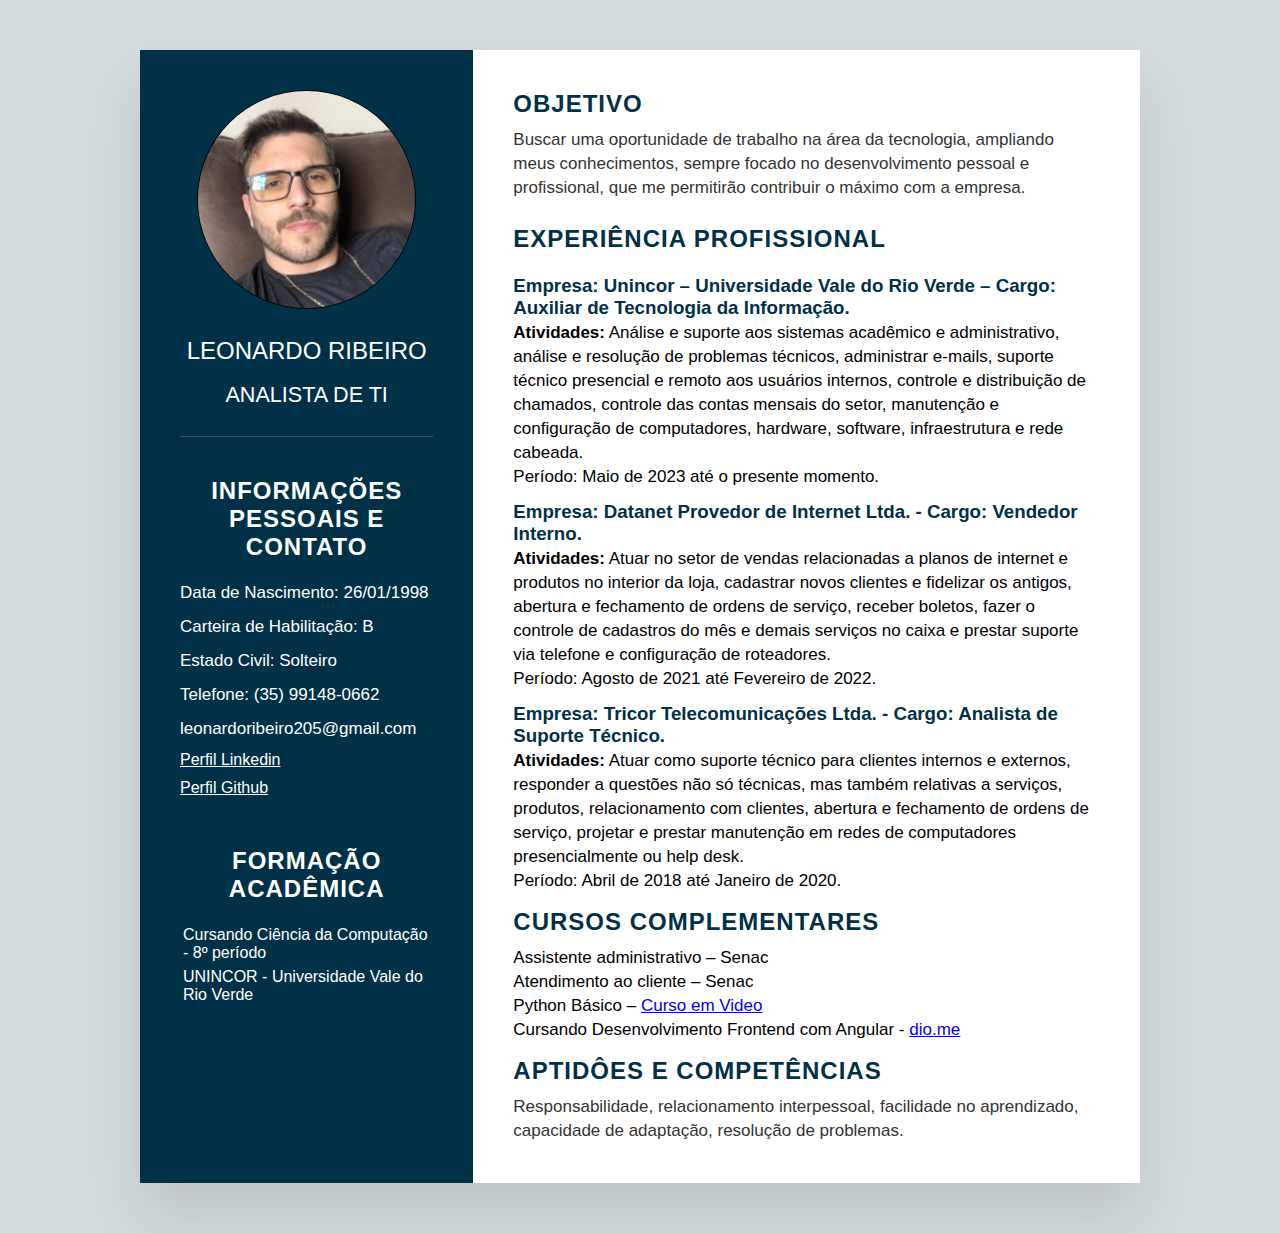
<file: index.html>
<!DOCTYPE html>
<html lang="en">
<head>
    <meta charset="UTF-8">
    <meta name="viewport" content="width=device-width, initial-scale=1.0">
    <title>Meu Currículo</title>
    <link rel="stylesheet" href="style_curriculo.css">
</head>

<body>

    <header class="container">  

        <!-- lado esquerdo do currículo. -->
        
        <div class="lado-esquerdo"> <!--abre div lado esquerdo. -->
            <div class="perfil">
                <img src="leo03.jpg" alt="Imagem do rosto de Leonardo Ribeiro" class="photo">
                <h2>LEONARDO RIBEIRO<br><span>ANALISTA DE TI</span></h2>
            </div>

            <!-- parte de contato .-->

            <div class="contact">    
                <h2 class="title">INFORMAÇÕES PESSOAIS E CONTATO</h2>
                <ul>  <!-- abre lista -->
                    <li>
                        <p>Data de Nascimento: 26/01/1998</p>
                    </li>
                    <li>
                        <p>Carteira de Habilitação: B</p>
                    </li>
                    <li>
                        <p>Estado Civil: Solteiro</p>
                    </li>
                    <li>
                        <p>Telefone: (35) 99148-0662</p>
                    </li>
                    <li>
                        <p>leonardoribeiro205@gmail.com</p>
                    </li>
                    <li>
                        <a href="https://www.linkedin.com/in/leonardo-ribeiro-669529192/" target="_blank">Perfil Linkedin</a><br>
                    </li>
                    <li>
                        <a href="https://github.com/leorbraz" target="_blank">Perfil Github</a></p>  
                    </li>
                </ul> <!-- fecha lista -->
            </div>

            <!-- fim da parte de contato -->

            <!-- inicio parte educação -->

            <div class="contact education">
                <h2 class="title">FORMAÇÃO ACADÊMICA</h2>
                <ul>
                    <li>
                        <h4>Cursando Ciência da Computação - 8º período</h4>
                        <h4>UNINCOR - Universidade Vale do Rio Verde</h4>
                    </li>
                </ul>
            </div>
            
            <!-- fim da parte de educação -->
        
        </div>  <!--fecha lado esquerdo -->

        <!-- lado direito do curriculo -->
        
        <div class="lado-direito">
            <div class="objective">
                <h2 class="subtitle">OBJETIVO</h2>
                    <p>Buscar uma oportunidade de trabalho na área da tecnologia, ampliando meus conhecimentos, sempre focado no desenvolvimento pessoal e profissional, que me permitirão contribuir o máximo com a empresa.
                    </p>
            </div>
            
            <!-- inicio das experiências profissionais -->

            <article>
                <header class="exp">
                    <h2 class="subtitle">EXPERIÊNCIA PROFISSIONAL</h2>
                    <ul class="list">
                        <li>
                            <h3>Empresa: Unincor – Universidade Vale do Rio Verde – Cargo: Auxiliar de Tecnologia da Informação. </h3>
                                <p><b>Atividades:</b> Análise e suporte aos sistemas acadêmico e administrativo, análise e resolução de problemas técnicos, administrar e-mails, suporte técnico presencial e remoto aos usuários internos, controle e distribuição de chamados, controle das contas mensais do setor, manutenção e configuração de computadores, hardware, software, infraestrutura e rede cabeada.<br>
                                Período: Maio de 2023 até o presente momento.</p>                       
                        </li>
                        <li>
                            <h3>Empresa: Datanet Provedor de Internet Ltda. - Cargo: Vendedor Interno. </h3> 
                                <p><b>Atividades:</b> Atuar no setor de vendas relacionadas a planos de internet e produtos no interior da loja, cadastrar novos clientes e fidelizar os antigos, abertura e fechamento de ordens de serviço, receber boletos, fazer o controle de cadastros do mês e demais serviços no caixa e prestar suporte via telefone e configuração de roteadores.<br>
                                Período: Agosto de 2021 até Fevereiro de 2022.</p>
                        </li>
                        <li>
                            <h3>Empresa: Tricor Telecomunicações Ltda. - Cargo: Analista de Suporte Técnico. </h3> 
                                <p><b>Atividades:</b> Atuar como suporte técnico para clientes internos e externos, responder a questões não só técnicas, mas também relativas a serviços, produtos, relacionamento com clientes, abertura e fechamento de ordens de serviço, projetar e prestar manutenção em redes de computadores presencialmente ou help desk.<br>
                                Período: Abril de 2018 até Janeiro de 2020.</p>
                        </li>
                    </ul>
                </header>

                <!-- fim das experiências -->

                <div class="cursos">
                    <h2 class="subtitle">CURSOS COMPLEMENTARES</h2>
                    <ul class="box">
                        <li>
                            <p>Assistente administrativo – Senac</p>
                        </li>
                        <li>
                            <p>Atendimento ao cliente – Senac</p>
                        </li>
                        <li>
                            <p>Python Básico – <a href="https://www.cursoemvideo.com/" target="_blank">Curso em Video</a> </p>
                        </li>
                        <li>
                            <p>Cursando Desenvolvimento Frontend com Angular - <a href="https://web.dio.me/track/coding-future-banco-pan-desenvolvimento-frontend-com-angular" target="_blank">dio.me</a></p>
                        </li>
                    </ul>
                </div>
                
                <div class="skills">
                    <h2 class="subtitle">APTIDÔES E COMPETÊNCIAS</h2>
                        <p>Responsabilidade, relacionamento interpessoal, facilidade no aprendizado, capacidade de adaptação, resolução de problemas.</p> 
                </div>
            </article>
        </div>  <!-- fecha div do lado direito -->


</body>
</html>
</file>
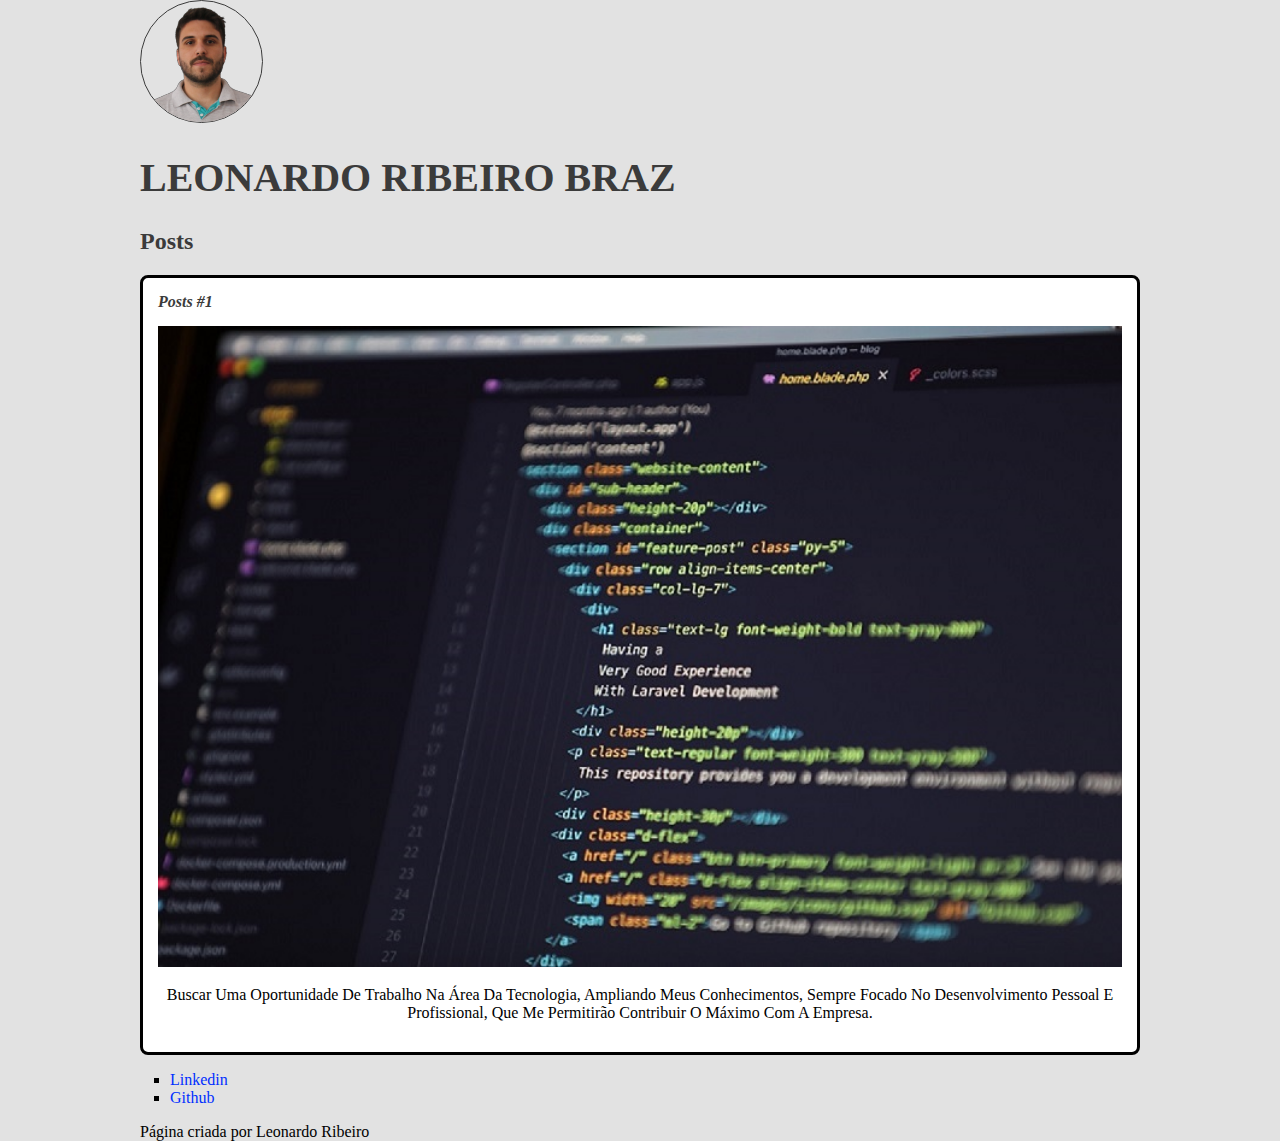
<file: pagina_html.html>
<!DOCTYPE html>
<html lang="en">
<head>
    <meta charset="UTF-8">
    <meta name="viewport" content="width=device-width, initial-scale=1.0">
    <title>Leonardo Ribeiro</title>
    <link rel="stylesheet" href="style.css">
</head>
<body>
    <header>
        <img src="foto01.png" alt="Imagem rosto Leonardo Ribeiro" class="photo">
        <h1 id="title">LEONARDO RIBEIRO BRAZ</h1>
    </header>

    <section>
        <header>
            <h2 class="subtitle">Posts</h2>
            
        </header>
        <article class="post">
            <header>
                <h3 class="post_title">Posts #1</h3>

                <img src="html_5_img.jpg" alt="Imagem ilustrativa de código html" class="post_image">
            </header>
            
            <p class="post_content">
                Buscar uma oportunidade de trabalho na área da tecnologia, ampliando meus conhecimentos, sempre focado no desenvolvimento pessoal e profissional, que me permitirão contribuir o máximo com a empresa.
            </p>

        </article>
    </section>
    
    <footer>
        <ul class="list">            
            <li>
                <a href="https://www.linkedin.com/in/leonardo-ribeiro-669529192/" target="_blank">Linkedin</a>
            </li>
            <li>
                <a href="https://github.com/leorbraz" target="_blank">Github</a>
            </li>
        </ul>
        Página criada por Leonardo Ribeiro
    </footer>
</body>
</html>
</file>
<file: style_curriculo.css>
*{
    margin: 0;
    padding: 0;
    box-sizing: border-box;
    font-family: 'Roboto', sans-serif;
}

body{
    background-color: rgb(212, 219, 221);
    display: flex;
    justify-content: center;
    align-items: center;
    min-height: 100vh;
    background-size: 70% 50%;
    position: relative;
}

.photo {
    border-radius: 130px;
    border: 1px solid rgb(0, 0, 0);
}

.container {
    position: relative;
    width: 100%;
    max-width: 1000px;
    min-height: 1000px;
    background: #003147;
    margin: 50px;
    display: grid;
    grid-template-columns: 1fr 2fr;
    box-shadow: 0 35px 55px rgba(2, 2, 2, 0.1);
}

/* Começo do style da parte esquerda. */

.container .lado-esquerdo {
    position: relative;
    background: #003147;
    padding: 40px;
}

.perfil{
    position: relative;
    display: flex;
    flex-direction: column;
    align-items: center;
    padding-bottom: 20px;
    border-bottom: 1px solid rgba(255, 255, 255, 0.2);
}

.perfil h2{
    color: #ffffff;
    font-size: 1.5em;
    margin-top:20px;
    text-transform: uppercase;
    text-align: center;
    font-weight: 500;
    line-height: 1.8em;
}

.perfil h2 span{
    font-size: 0.9em;
    font-weight: 300;
}

.contact {
    padding-top: 40px;
}

.title{
    color: #ffffff;
    text-align: center;
    text-transform: uppercase;
    font-weight: 600;
    letter-spacing: 1px;
    margin-bottom: 20px;
}

.contact ul{
    position: relative; 
}

.contact ul li{ 
    position: relative;
    list-style: none;
    margin: 10px 0;
    cursor: pointer;
}

.contact ul li p{ 
    color: #ffffff;
    font-weight: 300;
}

.contact a{ 
    color: rgb(255, 255, 255);
    font-weight: 300;
}

.contact.education h2{
    padding: 0;
}

.contact.education h4{
    padding: 3px;
}

.contact.education li{
    margin-bottom:15px;
    
}

.contact.education h4:nth-child(2){
    color: #ffffff;
    font-weight: 500;
}

.contact.education h4{
    color: #ffffff;
    font-weight: 300;
}

/* Fim do style da parte esquerda. */

/* Começo do style da parte direita. */

.container .lado-direito {
    position: relative;
    background: #fff;
    padding: 40px;
}

.objective {
    margin-bottom: 20px;
}

.objective:last-child {
    margin-bottom: 0;
}

.subtitle {
    color: #003147;
    text-transform: uppercase;
    letter-spacing: 1px;
    margin-bottom: 10px;
}

p {
    color: #333;
    font-size: 17px;
    line-height: 1.5rem;
}

.exp {
    width: 100%;
    overflow: hidden;
  
    /*limpa o float*/
}

h3, 
p {
    margin: 0;
    /* Remove as margens padrão */
}

.objective .box{
    display: flex;
    flex-direction: row;
    margin: 20px 0;
}


.exp h2{
    padding-top: 5px;
    color: #003147;
    padding-bottom: 0px;
}

.exp h3{
    padding-top: 12px;
    color: #003147;
}

.exp .list p {
    color: #000000;
    width: 100%;
    padding-top: 2px;
}

.cursos .box {
    position: relative;
    width: 100%;
    overflow: hidden;
}

.cursos .box p {
    color: #000000;
    font-weight: 500;
}

.skills {
    position: relative;
    width: 100%;
    margin-top: 15px;
}

.cursos .subtitle{
    width: 100%;
    margin-top: 15px;
}
</file>
<file: style.css>
body {
    background-color: rgb(226, 226, 226);
    font-family: Verdana;
    max-width: 1000px;
    margin: auto;
}

#title, .subtitle, .post_title {
    color: rgb(59, 59, 59);
}

.photo {
    border-radius: 90px;
    border: 1px solid rgb(59, 59, 59);
}

.post_title {
    font-size: 16px;
    font-style: italic;
    margin: 0;
    margin-bottom: 15px;
}

.post {
    background-color: white;
    padding: 15px;
    border: 3px solid rgb(0, 0, 0);
    margin-bottom: 15px;
    border-radius: 8px;
}

.post_content {
    margin: 0;
    margin-bottom: 15px;
    text-transform: capitalize;
    text-align: center;
}

.post_image {
    margin-bottom: 15px;
    width: 100%;
}

#title {    
    font-size: 40px;
    text-transform: uppercase;
}

a {
    text-decoration: line-through;
    color: rgb(0, 47, 255);
}

.list {
    list-style-type: square;
    padding-left: 30px;
}

.list li a {
    text-decoration: none;
}
</file>
